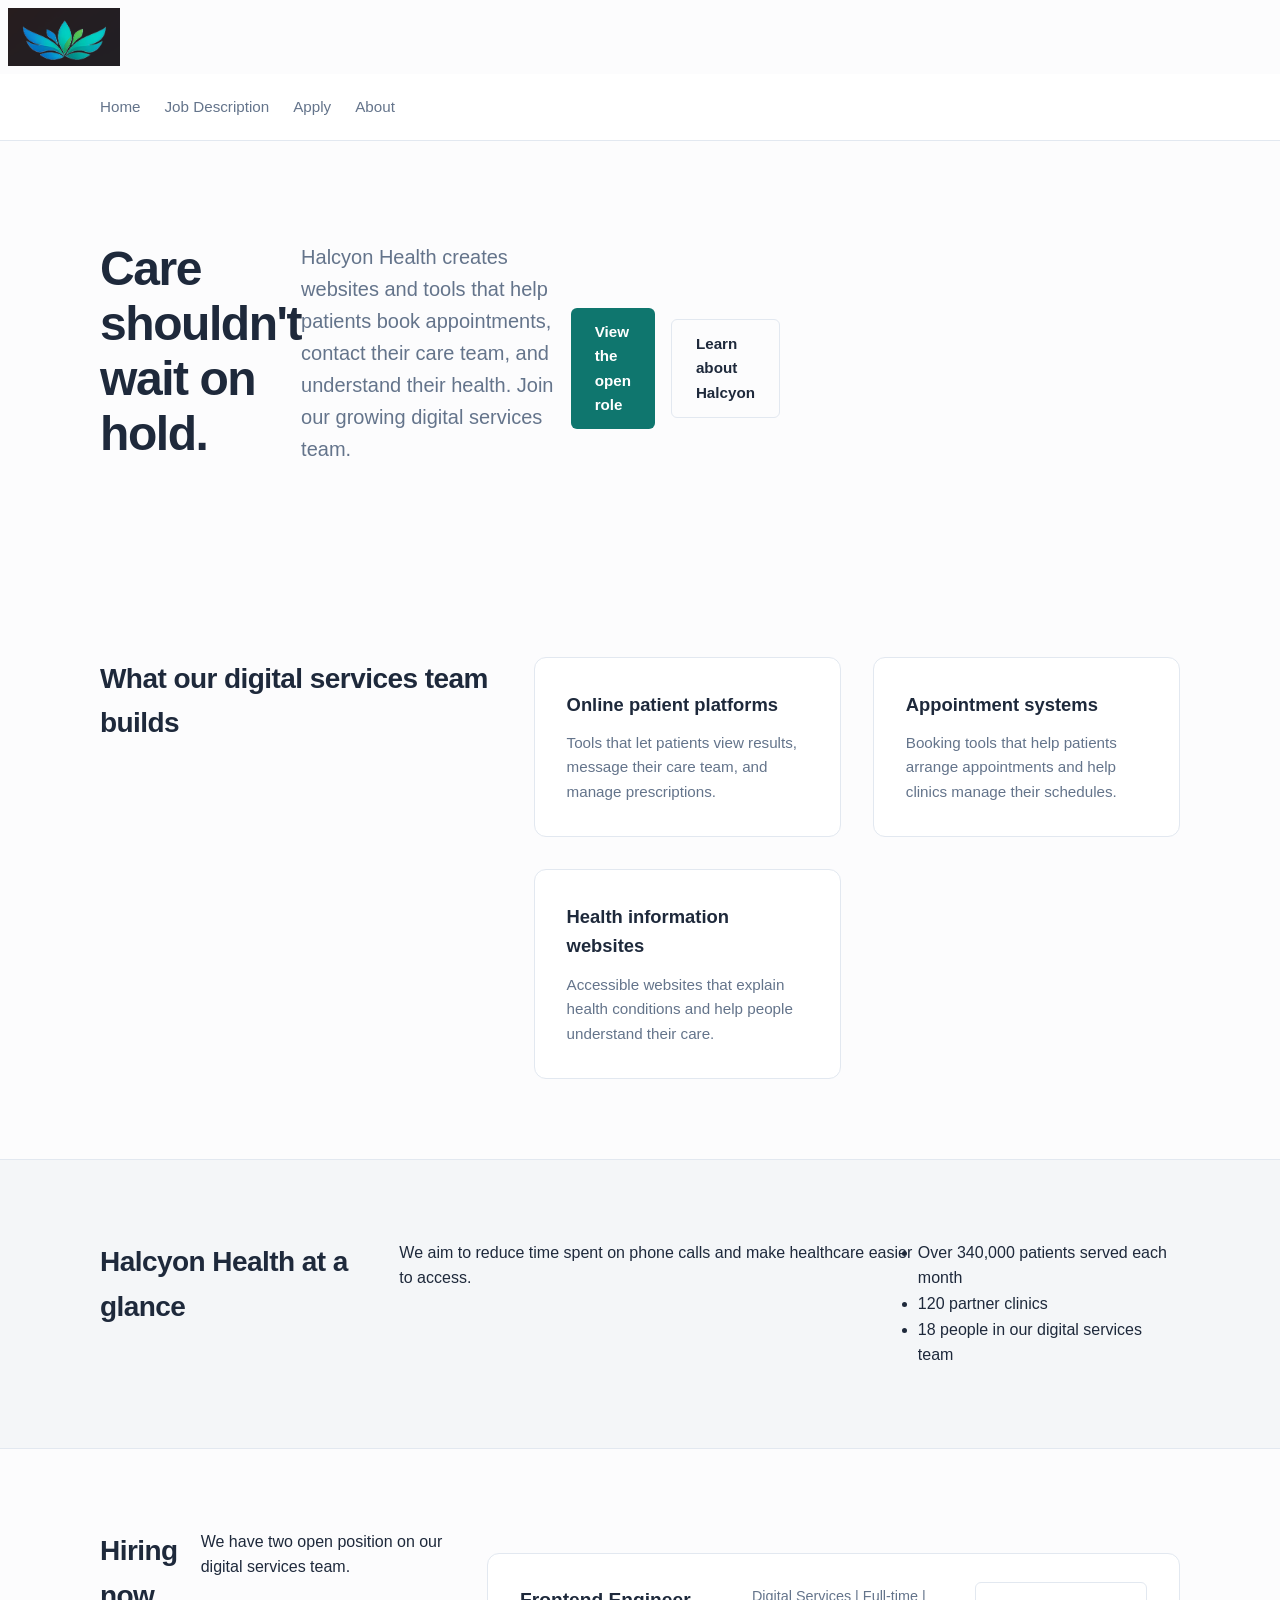
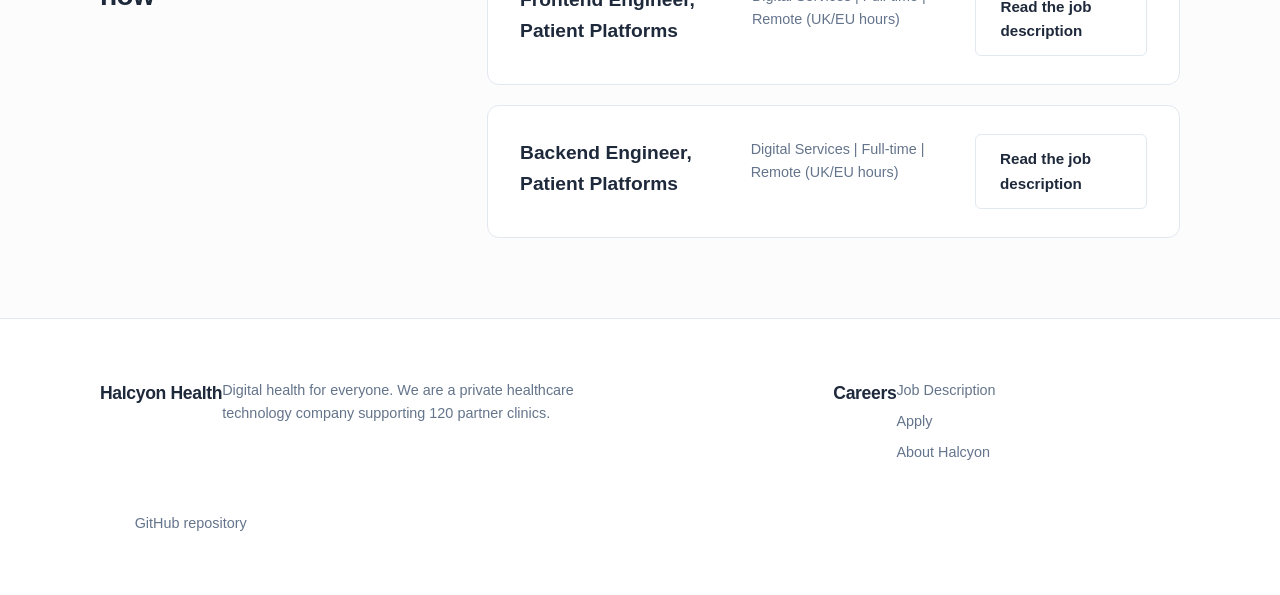
<file: projects/index.html>
<!DOCTYPE html>
  <html lang="en">
  <head>
    <meta charset="UTF-8">
    <meta name="viewport" content="width=device-width, initial-scale=1.0">
    <meta name="description" content="Explore digital health careers at Halcyon Health.">
	<link rel="icon" href="Logo.png">  
    <title>Halcyon Health | Careers</title>
    <link rel="stylesheet" href="style.css">
  </head>

  <body>
      <div>
      <img src="Logo.png" alt="Halyicon" style="width: 10%;">
      </div>

    <header class="site-header">
      <div class="container">

        <div class="main-nav" aria-label="Main navigation">
          <ul>
            <li><a href="index.html">Home</a></li>
            <li><a href="job-description.html">Job Description</a></li>
            <li><a href="apply.html">Apply</a></li>
            <li><a href="about.html">About</a></li>
          </ul>
        </div>
              	<style>
		          div {
			          display: flex;
			          justify-content: left;
		              }
		          img{
			          width: 10% ;
                padding: 0.5em 0.5em;
		          }
              </style>
        
      </div>
    </header>

    <main>
      <section class="hero">
        <div class="container">
          <div class="hero-copy">
            <h1>Care shouldn't wait on hold.</h1>

            <p class="lede">
              Halcyon Health creates websites and tools that help patients
              book appointments, contact their care team, and understand
              their health. Join our growing digital services team.
            </p>

            <div class="hero-actions">
              <a class="btn btn-primary" href="job-description.html">
                View the open role
              </a>
              <a class="btn btn-ghost" href="about.html">
                Learn about Halcyon
              </a>
            </div>
          </div>
        </div>
      </section>

      <section class="section">
        <div class="container">
          <h2>What our digital services team builds</h2>

          <ul class="feature-list">
            <li>
              <h3>Online patient platforms</h3>
              <p>
                Tools that let patients view results, message their
                care team, and manage prescriptions.
              </p>
            </li>

            <li>
              <h3>Appointment systems</h3>
              <p>
                Booking tools that help patients arrange appointments
                and help clinics manage their schedules.
              </p>
            </li>

            <li>
              <h3>Health information websites</h3>
              <p>
                Accessible websites that explain health conditions
                and help people understand their care.
              </p>
            </li>
          </ul>
        </div>
      </section>

      <section class="section section-alt">
        <div class="container">
          <h2>Halcyon Health at a glance</h2>

          <p>
            We aim to reduce time spent on phone calls and make
            healthcare easier to access.
          </p>

          <ul>
            <li>Over 340,000 patients served each month</li>
            <li>120 partner clinics</li>
            <li>18 people in our digital services team</li>
          </ul>
        </div>
      </section>

      <section class="section">
        <div class="container">
          <h2>Hiring now</h2>
          <p>We have two open position on our digital services team.</p>

          <ul class="role-list">
            <li class="role-card">
              <div>
                <h3>Frontend Engineer, Patient Platforms</h3>
                <p class="role-meta">
                  Digital Services | Full-time | Remote (UK/EU hours)
                </p>
              </div>

              <a class="btn btn-ghost" href="job-description.html">
                Read the job description
              </a>
            </li>

            <li class="role-card">
              <div>
                <h3>Backend Engineer, Patient Platforms</h3>
                <p class="role-meta">
                  Digital Services | Full-time | Remote (UK/EU hours)
                </p>
              </div>

              <a class="btn btn-ghost" href="job-description.html">
                Read the job description
              </a>
              </div>
            </li>
          </ul>
        </div>
      </section>

    </main>

    <footer class="site-footer">
      <div class="container">
        <div>
          <h2>Halcyon Health</h2>
          <p>
            Digital health for everyone. We are a private healthcare
            technology company supporting 120 partner clinics.
          </p>
        </div>

        <div>
          <h2>Careers</h2>
          <ul>
            <li><a href="job-description.html">Job Description</a></li>
            <li><a href="apply.html">Apply</a></li>
            <li><a href="about.html">About Halcyon</a></li>
          </ul>
        </div>

        <div class="container">
          <a href="https://github.com/HtooNayLin71/web-project-group">
            GitHub repository
          </a>
       </div>
    </footer>

  </body>
  </html>
</file>
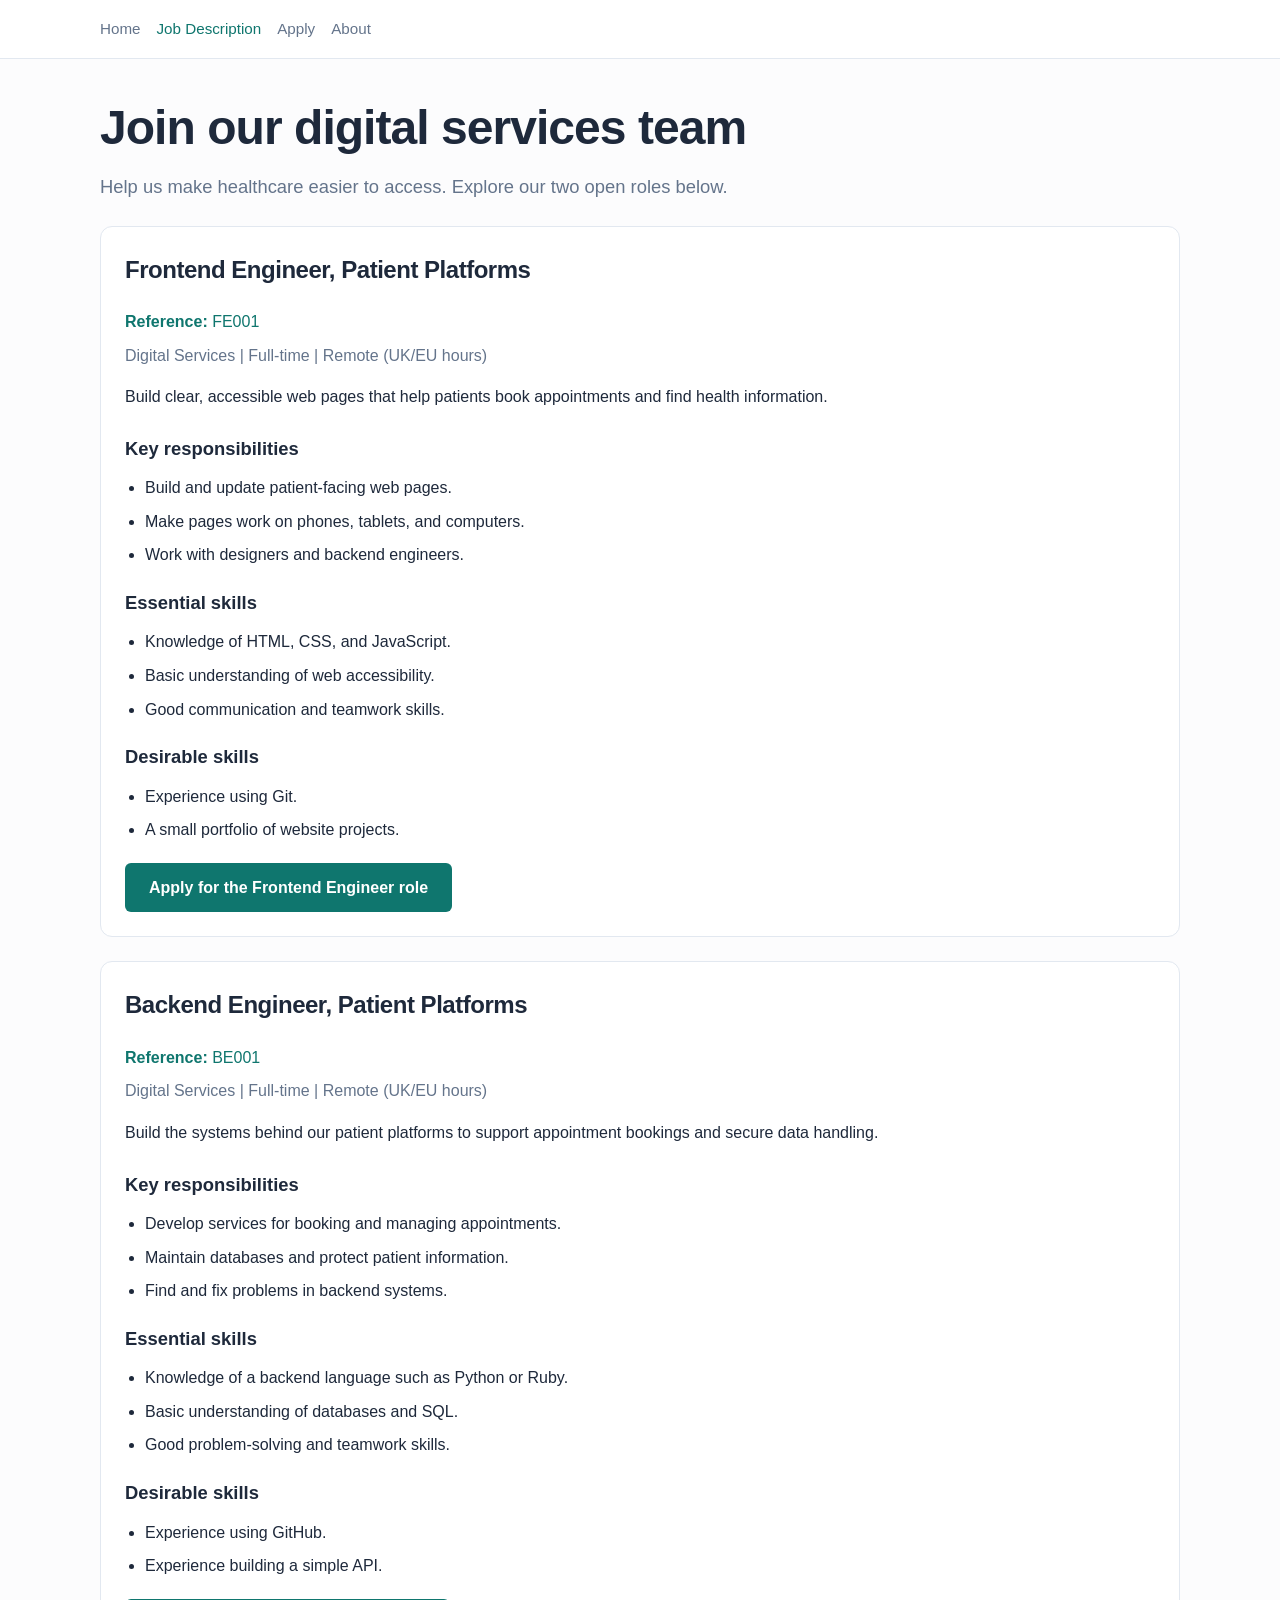
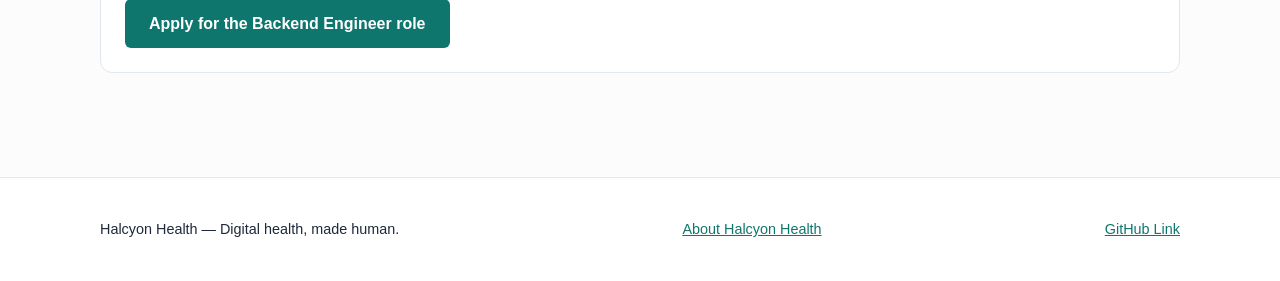
<file: projects/job-description.html>
<!DOCTYPE html>
<html lang="en">
<head>
  <link href= "job-description.css" rel="stylesheet">
  <meta charset="UTF-8">
  <meta name="viewport" content="width=device-width, initial-scale=1.0">
  <meta name="description" content="Explore frontend and backend engineering roles at Halcyon Health.">
  <link rel="icon" href="Logo.png">
  <title>Halcyon Health | Job Description</title>
</head>
<body>  
  <header class="site-header">
    <div class="container">
      <nav class="main-nav" aria-label="Main navigation">
        <ul>
          <li><a href="index.html">Home</a></li>
          <li><a href="job-description.html" aria-current="page">Job Description</a></li>
          <li><a href="apply.html">Apply</a></li>
          <li><a href="about.html">About</a></li>
        </ul>
      </nav>
    </div>
  </header>

  <main class="container">
    <h1 class="page-title">Join our digital services team</h1>
    <p class="page-intro">Help us make healthcare easier to access. Explore our two open roles below.</p>

    <section class="job-details" id="frontend">
      <h2>Frontend Engineer, Patient Platforms</h2>
      <p class="job-reference"><strong>Reference:</strong> FE001</p>
      <p class="job-meta">Digital Services | Full-time | Remote (UK/EU hours)</p>
      <p class="job-summary">Build clear, accessible web pages that help patients book appointments and find health information.</p>

      <h3>Key responsibilities</h3>
      <ul class="job-responsibilities">
        <li>Build and update patient-facing web pages.</li>
        <li>Make pages work on phones, tablets, and computers.</li>
        <li>Work with designers and backend engineers.</li>
      </ul>

      <h3>Essential skills</h3>
      <ul class="job-requirements">
        <li>Knowledge of HTML, CSS, and JavaScript.</li>
        <li>Basic understanding of web accessibility.</li>
        <li>Good communication and teamwork skills.</li>
      </ul>

      <h3>Desirable skills</h3>
      <ul class="job-preferences">
        <li>Experience using Git.</li>
        <li>A small portfolio of website projects.</li>
      </ul>

      <a class="apply-link" href="apply.html">Apply for the Frontend Engineer role</a>
    </section>

    <section class="job-details" id="backend">
      <h2>Backend Engineer, Patient Platforms</h2>
      <p class="job-reference"><strong>Reference:</strong> BE001</p>
      <p class="job-meta">Digital Services | Full-time | Remote (UK/EU hours)</p>
      <p class="job-summary">Build the systems behind our patient platforms to support appointment bookings and secure data handling.</p>

      <h3>Key responsibilities</h3>
      <ul class="job-responsibilities">
        <li>Develop services for booking and managing appointments.</li>
        <li>Maintain databases and protect patient information.</li>
        <li>Find and fix problems in backend systems.</li>
      </ul>

      <h3>Essential skills</h3>
      <ul class="job-requirements">
        <li>Knowledge of a backend language such as Python or Ruby.</li>
        <li>Basic understanding of databases and SQL.</li>
        <li>Good problem-solving and teamwork skills.</li>
      </ul>

      <h3>Desirable skills</h3>
      <ul class="job-preferences">
        <li>Experience using GitHub.</li>
        <li>Experience building a simple API.</li>
      </ul>

      <a class="apply-link" href="apply.html">Apply for the Backend Engineer role</a>
    </section>
  </main>

  <footer class="site-footer">
    <div class="container">
      <p>Halcyon Health — Digital health, made human.</p>
      <a href="about.html">About Halcyon Health</a>
      <a href="https://github.com/HtooNayLin71/web-project-group"> GitHub Link </a>
    </div>
  </footer>
</body>
</html>
</file>
<file: projects/style.css>
:root {
  --color-bg: #fcfcfd;
  --color-surface: #ffffff;
  --color-surface-alt: #f4f6f8;
  --color-text-main: #1e293b;
  --color-text-muted: #64748b;
  --color-primary: #0f766e;        /* Deep Teal */
  --color-primary-hover: #115e59;
  --color-border: #e2e8f0;
  
  --font-main: -apple-system, BlinkMacSystemFont, "Segoe UI", Roboto, Helvetica, Arial, sans-serif;
  
  --radius-sm: 6px;
  --radius-md: 12px;
  --max-width: 1080px;
}

*, *::before, *::after {
  box-sizing: border-box;
  margin: 0;
  padding: 0;
}

body {
  font-family: var(--font-main);
  background-color: var(--color-bg);
  color: var(--color-text-main);
  line-height: 1.6;
  -webkit-font-smoothing: antialiased;
}

/* Layout */
.container {
  width: 90%;
  max-width: var(--max-width);
  margin: 0 auto;
}

.section {
  padding: 80px 0;
}

.section-alt {
  background-color: var(--color-surface-alt);
  border-top: 1px solid var(--color-border);
  border-bottom: 1px solid var(--color-border);
}

/* Header */
.site-header {
  background: var(--color-surface);
  border-bottom: 1px solid var(--color-border);
  padding: 20px 0;
  position: sticky;
  top: 0;
  z-index: 100;
}

.site-header .container {
  display: flex;
  justify-content: space-between;
  align-items: center;
}

.brand {
  font-weight: 700;
  font-size: 1.25rem;
  color: var(--color-text-main);
  text-decoration: none;
  letter-spacing: -0.02em;
}

.main-nav ul {
  display: flex;
  gap: 24px;
  list-style: none;
}

.main-nav a {
  text-decoration: none;
  color: var(--color-text-muted);
  font-size: 0.95rem;
  font-weight: 500;
  transition: color 0.2s ease;
}

.main-nav a:hover,
.main-nav a[aria-current="page"] {
  color: var(--color-primary);
}

/* HERO SECTION */
.hero {
  padding: 100px 0 80px;
}

.hero-copy {
  max-width: 680px;
}

.hero h1 {
  font-size: 3rem;
  line-height: 1.15;
  letter-spacing: -0.03em;
  margin-bottom: 20px;
  color: var(--color-text-main);
}

.lede {
  font-size: 1.25rem;
  color: var(--color-text-muted);
  font-weight: 400;
  margin-bottom: 32px;
}

.hero-actions {
  display: flex;
  gap: 16px;
  align-items: center;
}

/* button */
.btn {
  display: inline-block;
  padding: 12px 24px;
  border-radius: var(--radius-sm);
  font-weight: 600;
  font-size: 0.95rem;
  text-decoration: none;
  transition: all 0.2s ease;
}

.btn-primary {
  background-color: var(--color-primary);
  color: #ffffff;
}

.btn-primary:hover {
  background-color: var(--color-primary-hover);
}

.btn-ghost {
  background-color: transparent;
  color: var(--color-text-main);
  border: 1px solid var(--color-border);
}

.btn-ghost:hover {
  background-color: var(--color-surface-alt);
  border-color: #cbd5e1;
}

/* Card & List */
h2 {
  font-size: 1.75rem;
  letter-spacing: -0.02em;
  margin-bottom: 32px;
}

.feature-list {
  display: grid;
  grid-template-columns: repeat(auto-fit, minmax(280px, 1fr));
  gap: 32px;
  list-style: none;
}

.feature-list li {
  background: var(--color-surface);
  border: 1px solid var(--color-border);
  padding: 32px;
  border-radius: var(--radius-md);
}

.feature-list h3 {
  font-size: 1.15rem;
  margin-bottom: 12px;
}

.feature-list p {
  color: var(--color-text-muted);
  font-size: 0.95rem;
}

/*  role card */
.role-list {
  list-style: none;
  display: grid;
  gap: 20px;
  margin-top: 24px;
}

.role-card {
  background: var(--color-surface);
  border: 1px solid var(--color-border);
  border-radius: var(--radius-md);
  padding: 28px 32px;
  display: flex;
  justify-content: space-between;
  align-items: center;
}

.role-card h3 {
  font-size: 1.2rem;
  margin-bottom: 6px;
}

.role-meta {
  color: var(--color-text-muted);
  font-size: 0.9rem;
}

/* Footer */
.site-footer {
  background-color: var(--color-surface);
  border-top: 1px solid var(--color-border);
  padding: 60px 0;
  font-size: 0.9rem;
}

.site-footer .container {
  display: grid;
  grid-template-columns: 2fr 1fr;
  gap: 40px;
}

.site-footer h2 {
  font-size: 1.1rem;
  margin-bottom: 12px;
}

.site-footer p {
  color: var(--color-text-muted);
  max-width: 400px;
}

.site-footer ul {
  list-style: none;
}

.site-footer li {
  margin-bottom: 8px;
}

.site-footer a {
  color: var(--color-text-muted);
  text-decoration: none;
}

.site-footer a:hover {
  color: var(--color-primary);
}

/* for phone */
@media (max-width: 768px) {
  .hero h1 { font-size: 2.2rem; }
  .hero-actions { flex-direction: column; align-items: stretch; }
  .btn { text-align: center; }
  .role-card { flex-direction: column; align-items: flex-start; gap: 20px; }
  .site-footer .container { grid-template-columns: 1fr; }
}
</file>
<file: projects/job-description.css>
/* CSS VARIABLES & BASE RESET */
:root {
  --color-background: #fcfcfd;
  --color-surface: #ffffff;
  --color-surface-alt: #f4f6f8;
  --color-text-main: #1e293b;
  --color-text-muted: #64748b;
  --color-primary: #0f766e;   
  --color-primary-hover: #115e59;
  --color-border:#e2e8f0;
  
  --font-main: -apple-system, BlinkMacSystemFont, "Segoe UI", Roboto, Helvetica, Arial, sans-serif;
  
  --radius-sm: 6px;
  --radius-md: 12px;
  --max-width: 1080px;
}

*, *::before, *::after {
  box-sizing: border-box;
  margin: 0;
  padding: 0;
}

body {
  font-family: var(--font-main);
  background-color: var(--color-background);
  color: var(--color-text-main);
  line-height: 1.6;
  -webkit-font-smoothing: antialiased;              /* Enable smooth font rendering on macOS and iOS device */
}

/* LAYOUT & TYPOGRAPHY */
.container {                                        /* invisible frame or guardline */
  width: 90%;
  max-width: var(--max-width);
  margin: 0 auto;
}

main.container {
  padding: 40px 0;
}

h1, .page-title {
  font-size: 2.2rem;
  line-height: 1.2;
  letter-spacing: -0.02em;
  margin-bottom: 16px;
  color: var(--color-text-main);
}

h2 {
  font-size: 1.5rem;
  letter-spacing: -0.02em;
  margin-bottom: 20px;
}

h3 {
  font-size: 1.15rem;
  margin-bottom: 12px;
}

.page-intro, .lede {
  font-size: 1.15rem;
  color: var(--color-text-muted);
  margin-bottom: 24px;
}

/* HEADER & NAVIGATION (Mobile-First) */
.site-header {
  background: var(--color-surface);
  border-bottom: 1px solid var(--color-border);
  padding: 16px 0;
  position: sticky;
  top: 0;
  z-index: 100;
}

.site-header .container {
  display: flex;
  flex-direction: column;
  gap: 12px;
  align-items: center;
}

.brand {
  font-weight: 700;
  font-size: 1.25rem;
  color: var(--color-text-main);
  text-decoration: none;
}

.main-nav ul {
  display: flex;
  gap: 16px;
  list-style: none;
  padding: 0;
}

.main-nav a {
  text-decoration: none;
  color: var(--color-text-muted);
  font-size: 0.95rem;
  font-weight: 500;
  transition: color 0.2s ease;
}

.main-nav a:hover,
.main-nav a[aria-current="page"] {
  color: var(--color-primary);
}

/* Keep navigation usable on narrow screens. */
.main-nav ul {
  flex-wrap: wrap;
}

a:focus-visible, input:focus-visible, select:focus-visible,
textarea:focus-visible {
  outline: 3px solid var(--color-primary);
  outline-offset: 3px;
}

/* Job cards */
.job-details {
  background: var(--color-surface);
  border: 1px solid var(--color-border);
  border-radius: var(--radius-md);
  padding: 24px;
  margin-bottom: 24px;
}

.job-reference {
  color: var(--color-primary);
  margin-bottom: 8px;
}

.job-meta {
  color: var(--color-text-muted);
  margin-bottom: 16px;
}

.job-summary {
  margin-bottom: 24px;
}

.job-responsibilities, .job-requirements, .job-preferences {
  margin-left: 20px;
  margin-bottom: 20px;
}

.job-details li {
  margin-bottom: 8px;
}

.apply-link {
  display: inline-block;
  background: var(--color-primary);
  color: white;
  padding: 12px 24px;
  border-radius: var(--radius-sm);
  font-weight: 600;
  text-align: center;
  text-decoration: none;
}

.apply-link:hover {
  background: var(--color-primary-hover);
}

/* FOOTER */
.site-footer {
  background-color: var(--color-surface);
  border-top: 1px solid var(--color-border);
  padding: 40px 0;
  font-size: 0.9rem;
  margin-top: 40px;
}

.site-footer .container {
  display: flex;
  flex-direction: column;
  gap: 20px;
}

.site-footer a {
  color: var(--color-primary);
}

@media (min-width: 769px) {
  .site-header .container, .site-footer .container {
    flex-direction: row;
    justify-content: space-between;
  }

  h1, .page-title {
    font-size: 3rem;
  }
}
</file>
